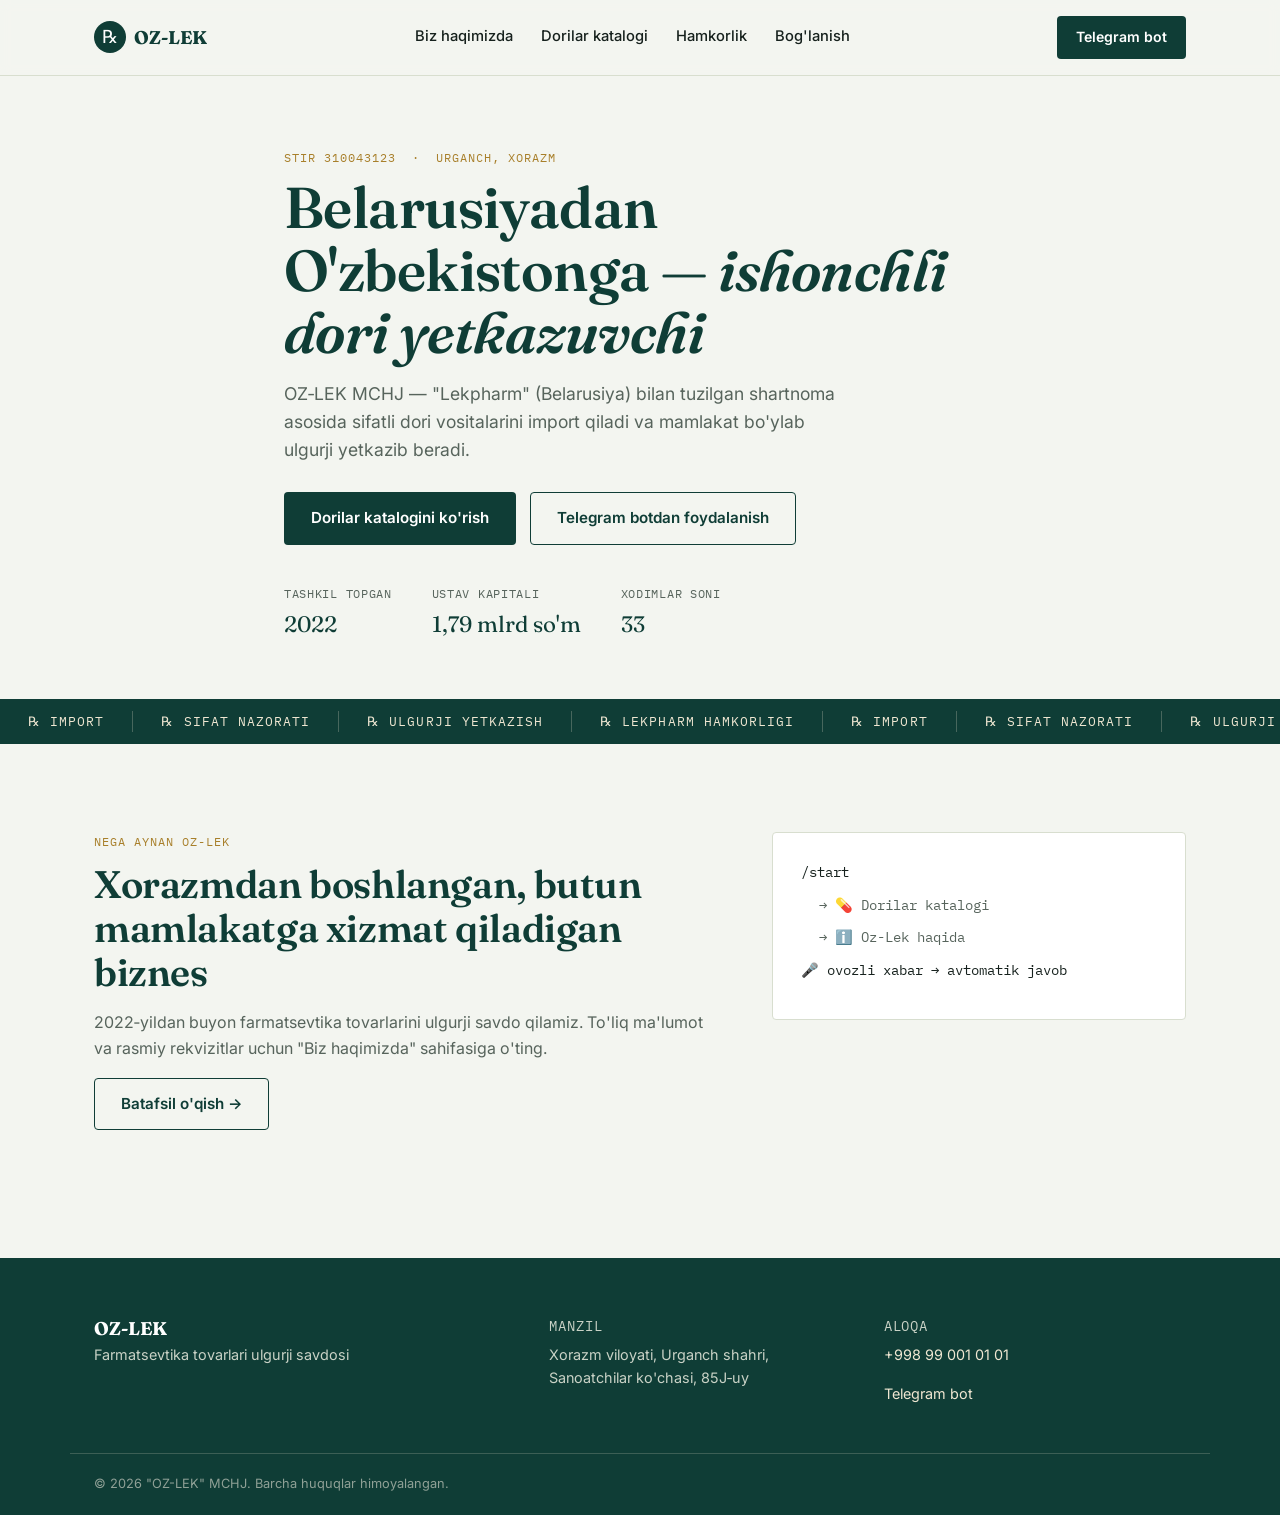
<file: index.html>
<!DOCTYPE html>
<html lang="uz">
<head>
<meta charset="UTF-8">
<meta name="viewport" content="width=device-width, initial-scale=1.0">
<title>OZ-LEK — Farmatsevtika ulgurji savdosi</title>
<meta name="description" content="OZ-LEK MCHJ — Belarusiyadan dori vositalarini import qiluvchi va O'zbekiston bozoriga yetkazib beruvchi farmatsevtika kompaniyasi.">
<link rel="preconnect" href="https://fonts.googleapis.com">
<link href="https://fonts.googleapis.com/css2?family=Fraunces:opsz,wght@9..144,400;9..144,500;9..144,600;9..144,700&family=Inter:wght@400;500;600;700&family=IBM+Plex+Mono:wght@500&display=swap" rel="stylesheet">
<link rel="stylesheet" href="style.css">
</head>
<body>

<header class="site-header">
  <div class="container header-inner">
    <a href="index.html" class="logo">
      <span class="logo-mark" aria-hidden="true">℞</span>
      <span class="logo-text">OZ&#8209;LEK</span>
    </a>
    <nav class="main-nav">
      <a href="about.html">Biz haqimizda</a>
      <a href="catalog.html">Dorilar katalogi</a>
      <a href="partnership.html">Hamkorlik</a>
      <a href="contact.html">Bog'lanish</a>
    </nav>
    <a href="https://t.me/Oz_lek_admin_panel_bot" class="btn btn-primary nav-cta" target="_blank" rel="noopener">Telegram bot</a>
  </div>
</header>

<main>

  <section class="hero">
    <div class="container hero-inner">
      <p class="eyebrow">STIR 310043123 &nbsp;·&nbsp; Urganch, Xorazm</p>
      <h1>Belarusiyadan O'zbekistonga — <em>ishonchli dori yetkazuvchi</em></h1>
      <p class="hero-lede">
        OZ&#8209;LEK MCHJ — "Lekpharm" (Belarusiya) bilan tuzilgan shartnoma asosida
        sifatli dori vositalarini import qiladi va mamlakat bo'ylab ulgurji yetkazib beradi.
      </p>
      <div class="hero-actions">
        <a href="catalog.html" class="btn btn-primary">Dorilar katalogini ko'rish</a>
        <a href="https://t.me/Oz_lek_admin_panel_bot" class="btn btn-outline" target="_blank" rel="noopener">Telegram botdan foydalanish</a>
      </div>
      <dl class="hero-stats">
        <div><dt>Tashkil topgan</dt><dd>2022</dd></div>
        <div><dt>Ustav kapitali</dt><dd>1,79 mlrd so'm</dd></div>
        <div><dt>Xodimlar soni</dt><dd>33</dd></div>
      </dl>
    </div>
    <div class="hero-strip" aria-hidden="true">
      <span>℞ IMPORT</span><span>℞ SIFAT NAZORATI</span><span>℞ ULGURJI YETKAZISH</span><span>℞ LEKPHARM HAMKORLIGI</span>
      <span>℞ IMPORT</span><span>℞ SIFAT NAZORATI</span><span>℞ ULGURJI YETKAZISH</span><span>℞ LEKPHARM HAMKORLIGI</span>
    </div>
  </section>

  <section class="section">
    <div class="container about-grid">
      <div class="about-text">
        <p class="eyebrow">Nega aynan OZ-LEK</p>
        <h2>Xorazmdan boshlangan, butun mamlakatga xizmat qiladigan biznes</h2>
        <p>
          2022&#8209;yildan buyon farmatsevtika tovarlarini ulgurji savdo qilamiz.
          To'liq ma'lumot va rasmiy rekvizitlar uchun "Biz haqimizda" sahifasiga o'ting.
        </p>
        <a href="about.html" class="btn btn-outline">Batafsil o'qish →</a>
      </div>
      <div class="bot-card">
        <p class="bot-card-line">/start</p>
        <p class="bot-card-line indent">→ 💊 Dorilar katalogi</p>
        <p class="bot-card-line indent">→ ℹ️ Oz-Lek haqida</p>
        <p class="bot-card-line">🎤 ovozli xabar → avtomatik javob</p>
      </div>
    </div>
  </section>

</main>

<footer class="site-footer">
  <div class="container footer-grid">
    <div>
      <span class="logo-text footer-logo">OZ&#8209;LEK</span>
      <p>Farmatsevtika tovarlari ulgurji savdosi</p>
    </div>
    <div>
      <p class="footer-label">Manzil</p>
      <p>Xorazm viloyati, Urganch shahri, Sanoatchilar ko'chasi, 85J&#8209;uy</p>
    </div>
    <div>
      <p class="footer-label">Aloqa</p>
      <p><a href="tel:+998990010101">+998 99 001 01 01</a></p>
      <p><a href="https://t.me/Oz_lek_admin_panel_bot" target="_blank" rel="noopener">Telegram bot</a></p>
    </div>
  </div>
  <div class="container footer-bottom">
    <p>© 2026 "OZ-LEK" MCHJ. Barcha huquqlar himoyalangan.</p>
  </div>
</footer>

</body>
</html>
</file>
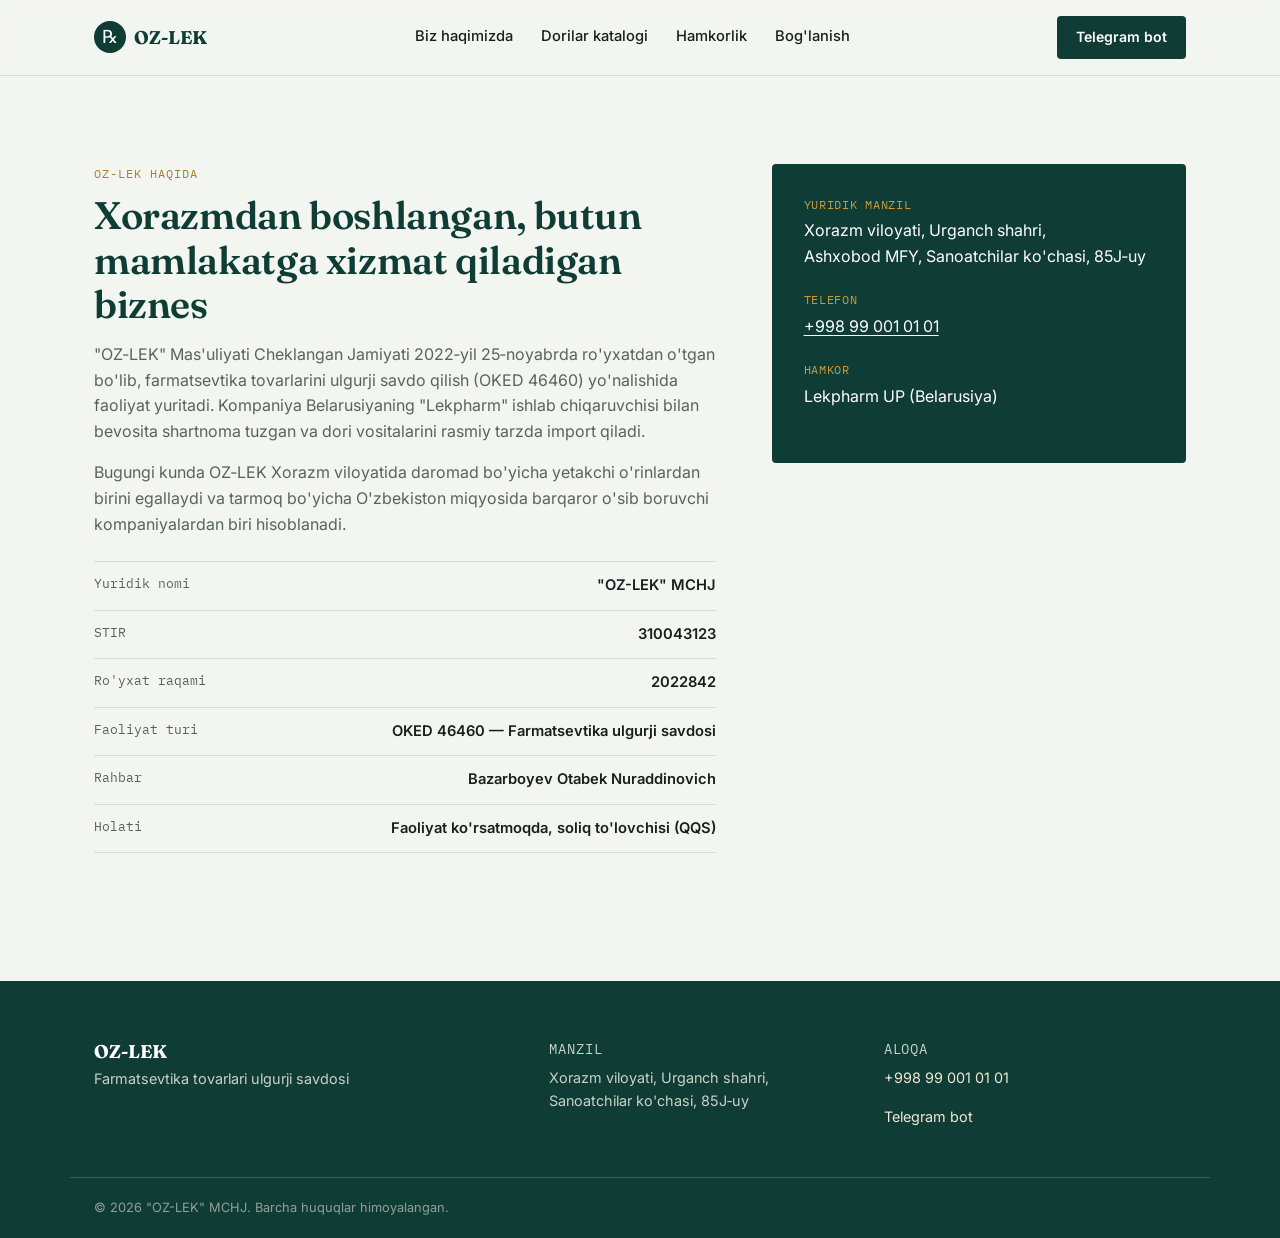
<file: about.html>
<!DOCTYPE html>
<html lang="uz">
<head>
<meta charset="UTF-8">
<meta name="viewport" content="width=device-width, initial-scale=1.0">
<title>Biz haqimizda — OZ-LEK</title>
<link rel="preconnect" href="https://fonts.googleapis.com">
<link href="https://fonts.googleapis.com/css2?family=Fraunces:opsz,wght@9..144,400;9..144,500;9..144,600;9..144,700&family=Inter:wght@400;500;600;700&family=IBM+Plex+Mono:wght@500&display=swap" rel="stylesheet">
<link rel="stylesheet" href="style.css">
</head>
<body>

<header class="site-header">
  <div class="container header-inner">
    <a href="index.html" class="logo">
      <span class="logo-mark" aria-hidden="true">℞</span>
      <span class="logo-text">OZ&#8209;LEK</span>
    </a>
    <nav class="main-nav">
      <a href="about.html">Biz haqimizda</a>
      <a href="catalog.html">Dorilar katalogi</a>
      <a href="partnership.html">Hamkorlik</a>
      <a href="contact.html">Bog'lanish</a>
    </nav>
    <a href="https://t.me/Oz_lek_admin_panel_bot" class="btn btn-primary nav-cta" target="_blank" rel="noopener">Telegram bot</a>
  </div>
</header>

<main>
  <section class="section about">
    <div class="container about-grid">
      <div class="about-text">
        <p class="eyebrow">Oz-Lek haqida</p>
        <h2>Xorazmdan boshlangan, butun mamlakatga xizmat qiladigan biznes</h2>
        <div id="company-info-text">
          <p>
            "OZ&#8209;LEK" Mas'uliyati Cheklangan Jamiyati 2022&#8209;yil 25&#8209;noyabrda ro'yxatdan o'tgan bo'lib,
            farmatsevtika tovarlarini ulgurji savdo qilish (OKED 46460) yo'nalishida faoliyat yuritadi.
            Kompaniya Belarusiyaning "Lekpharm" ishlab chiqaruvchisi bilan bevosita shartnoma tuzgan va
            dori vositalarini rasmiy tarzda import qiladi.
          </p>
          <p>
            Bugungi kunda OZ&#8209;LEK Xorazm viloyatida daromad bo'yicha yetakchi o'rinlardan birini egallaydi
            va tarmoq bo'yicha O'zbekiston miqyosida barqaror o'sib boruvchi kompaniyalardan biri hisoblanadi.
          </p>
        </div>
        <ul class="fact-list">
          <li><span>Yuridik nomi</span><span>"OZ-LEK" MCHJ</span></li>
          <li><span>STIR</span><span>310043123</span></li>
          <li><span>Ro'yxat raqami</span><span>2022842</span></li>
          <li><span>Faoliyat turi</span><span>OKED 46460 — Farmatsevtika ulgurji savdosi</span></li>
          <li><span>Rahbar</span><span>Bazarboyev Otabek Nuraddinovich</span></li>
          <li><span>Holati</span><span>Faoliyat ko'rsatmoqda, soliq to'lovchisi (QQS)</span></li>
        </ul>
      </div>
      <aside class="about-card">
        <p class="about-card-label">Yuridik manzil</p>
        <p class="about-card-text">Xorazm viloyati, Urganch shahri,<br>Ashxobod MFY, Sanoatchilar ko'chasi, 85J&#8209;uy</p>
        <p class="about-card-label">Telefon</p>
        <p class="about-card-text"><a href="tel:+998990010101">+998 99 001 01 01</a></p>
        <p class="about-card-label">Hamkor</p>
        <p class="about-card-text">Lekpharm UP (Belarusiya)</p>
      </aside>
    </div>
  </section>
</main>

<footer class="site-footer">
  <div class="container footer-grid">
    <div>
      <span class="logo-text footer-logo">OZ&#8209;LEK</span>
      <p>Farmatsevtika tovarlari ulgurji savdosi</p>
    </div>
    <div>
      <p class="footer-label">Manzil</p>
      <p>Xorazm viloyati, Urganch shahri, Sanoatchilar ko'chasi, 85J&#8209;uy</p>
    </div>
    <div>
      <p class="footer-label">Aloqa</p>
      <p><a href="tel:+998990010101">+998 99 001 01 01</a></p>
      <p><a href="https://t.me/Oz_lek_admin_panel_bot" target="_blank" rel="noopener">Telegram bot</a></p>
    </div>
  </div>
  <div class="container footer-bottom">
    <p>© 2026 "OZ-LEK" MCHJ. Barcha huquqlar himoyalangan.</p>
  </div>
</footer>

<script src="script.js"></script>
</body>
</html>
</file>
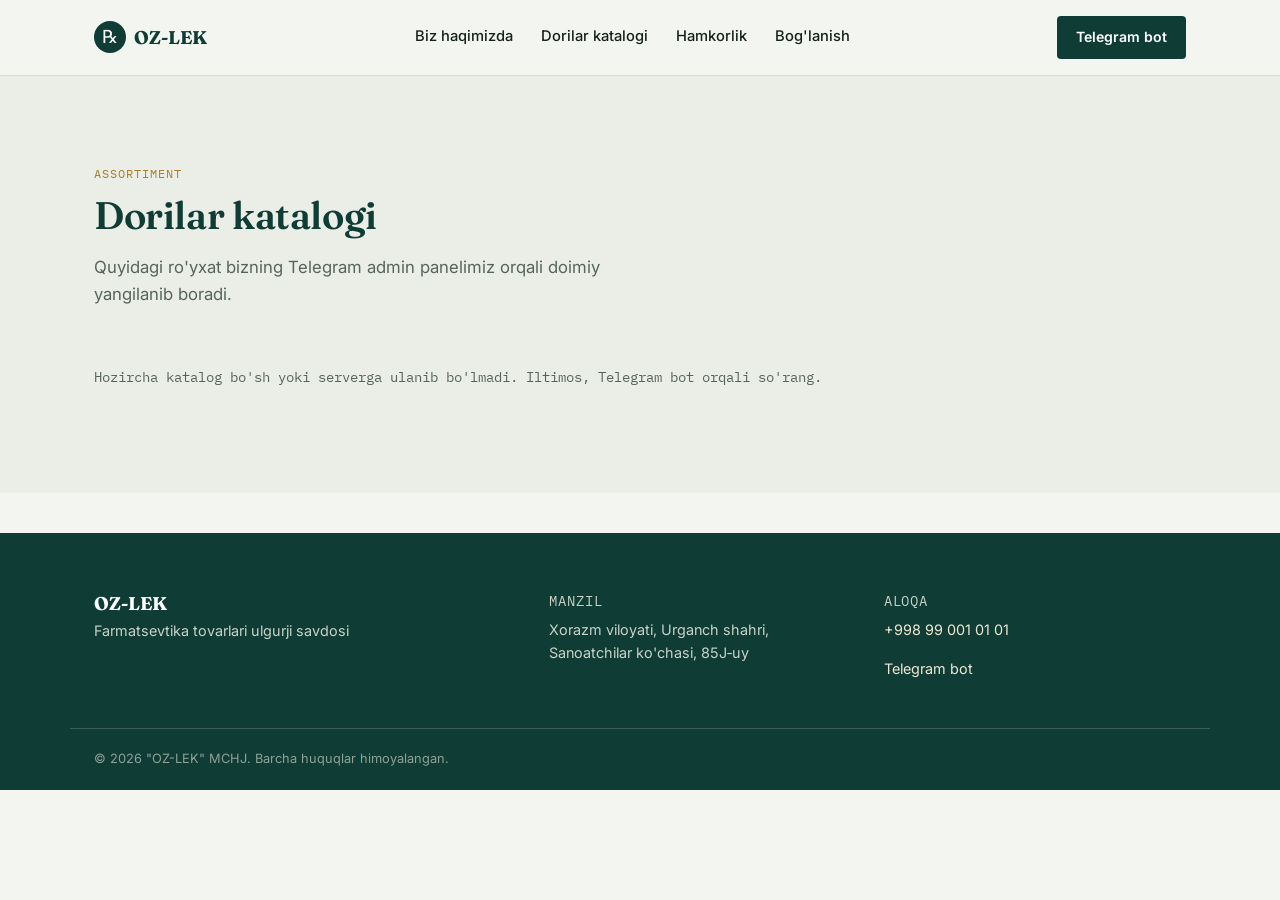
<file: catalog.html>
<!DOCTYPE html>
<html lang="uz">
<head>
<meta charset="UTF-8">
<meta name="viewport" content="width=device-width, initial-scale=1.0">
<title>Dorilar katalogi — OZ-LEK</title>
<link rel="preconnect" href="https://fonts.googleapis.com">
<link href="https://fonts.googleapis.com/css2?family=Fraunces:opsz,wght@9..144,400;9..144,500;9..144,600;9..144,700&family=Inter:wght@400;500;600;700&family=IBM+Plex+Mono:wght@500&display=swap" rel="stylesheet">
<link rel="stylesheet" href="style.css">
</head>
<body>

<header class="site-header">
  <div class="container header-inner">
    <a href="index.html" class="logo">
      <span class="logo-mark" aria-hidden="true">℞</span>
      <span class="logo-text">OZ&#8209;LEK</span>
    </a>
    <nav class="main-nav">
      <a href="about.html">Biz haqimizda</a>
      <a href="catalog.html">Dorilar katalogi</a>
      <a href="partnership.html">Hamkorlik</a>
      <a href="contact.html">Bog'lanish</a>
    </nav>
    <a href="https://t.me/Oz_lek_admin_panel_bot" class="btn btn-primary nav-cta" target="_blank" rel="noopener">Telegram bot</a>
  </div>
</header>

<main>
  <section class="section catalog">
    <div class="container">
      <p class="eyebrow">Assortiment</p>
      <h2>Dorilar katalogi</h2>
      <p class="section-lede">Quyidagi ro'yxat bizning Telegram admin panelimiz orqali doimiy yangilanib boradi.</p>

      <div id="catalog-grid" class="catalog-grid"></div>
      <p id="catalog-empty" class="catalog-empty" hidden>
        Hozircha katalog bo'sh yoki serverga ulanib bo'lmadi. Iltimos, Telegram bot orqali so'rang.
      </p>
    </div>
  </section>
</main>

<footer class="site-footer">
  <div class="container footer-grid">
    <div>
      <span class="logo-text footer-logo">OZ&#8209;LEK</span>
      <p>Farmatsevtika tovarlari ulgurji savdosi</p>
    </div>
    <div>
      <p class="footer-label">Manzil</p>
      <p>Xorazm viloyati, Urganch shahri, Sanoatchilar ko'chasi, 85J&#8209;uy</p>
    </div>
    <div>
      <p class="footer-label">Aloqa</p>
      <p><a href="tel:+998990010101">+998 99 001 01 01</a></p>
      <p><a href="https://t.me/Oz_lek_admin_panel_bot" target="_blank" rel="noopener">Telegram bot</a></p>
    </div>
  </div>
  <div class="container footer-bottom">
    <p>© 2026 "OZ-LEK" MCHJ. Barcha huquqlar himoyalangan.</p>
  </div>
</footer>

<script src="script.js"></script>
</body>
</html>
</file>
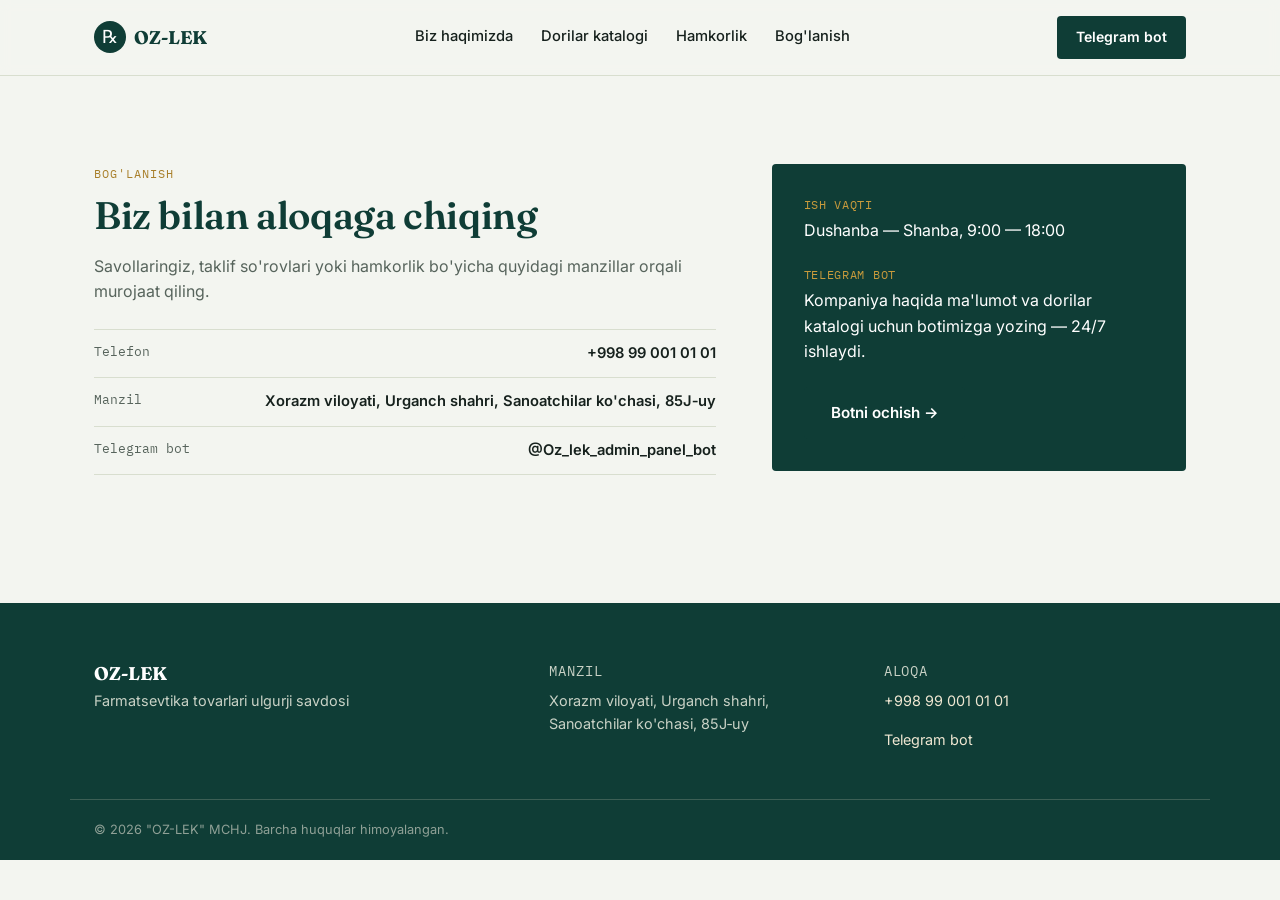
<file: contact.html>
<!DOCTYPE html>
<html lang="uz">
<head>
<meta charset="UTF-8">
<meta name="viewport" content="width=device-width, initial-scale=1.0">
<title>Bog'lanish — OZ-LEK</title>
<link rel="preconnect" href="https://fonts.googleapis.com">
<link href="https://fonts.googleapis.com/css2?family=Fraunces:opsz,wght@9..144,400;9..144,500;9..144,600;9..144,700&family=Inter:wght@400;500;600;700&family=IBM+Plex+Mono:wght@500&display=swap" rel="stylesheet">
<link rel="stylesheet" href="style.css">
</head>
<body>

<header class="site-header">
  <div class="container header-inner">
    <a href="index.html" class="logo">
      <span class="logo-mark" aria-hidden="true">℞</span>
      <span class="logo-text">OZ&#8209;LEK</span>
    </a>
    <nav class="main-nav">
      <a href="about.html">Biz haqimizda</a>
      <a href="catalog.html">Dorilar katalogi</a>
      <a href="partnership.html">Hamkorlik</a>
      <a href="contact.html">Bog'lanish</a>
    </nav>
    <a href="https://t.me/Oz_lek_admin_panel_bot" class="btn btn-primary nav-cta" target="_blank" rel="noopener">Telegram bot</a>
  </div>
</header>

<main>
  <section class="section">
    <div class="container about-grid">
      <div class="about-text">
        <p class="eyebrow">Bog'lanish</p>
        <h2>Biz bilan aloqaga chiqing</h2>
        <p>Savollaringiz, taklif so'rovlari yoki hamkorlik bo'yicha quyidagi manzillar orqali murojaat qiling.</p>
        <ul class="fact-list">
          <li><span>Telefon</span><span><a href="tel:+998990010101">+998 99 001 01 01</a></span></li>
          <li><span>Manzil</span><span>Xorazm viloyati, Urganch shahri, Sanoatchilar ko'chasi, 85J&#8209;uy</span></li>
          <li><span>Telegram bot</span><span><a href="https://t.me/Oz_lek_admin_panel_bot" target="_blank" rel="noopener">@Oz_lek_admin_panel_bot</a></span></li>
        </ul>
      </div>
      <aside class="about-card">
        <p class="about-card-label">Ish vaqti</p>
        <p class="about-card-text">Dushanba — Shanba, 9:00 — 18:00</p>
        <p class="about-card-label">Telegram bot</p>
        <p class="about-card-text">Kompaniya haqida ma'lumot va dorilar katalogi uchun botimizga yozing — 24/7 ishlaydi.</p>
        <a href="https://t.me/Oz_lek_admin_panel_bot" class="btn btn-primary" target="_blank" rel="noopener">Botni ochish →</a>
      </aside>
    </div>
  </section>
</main>

<footer class="site-footer">
  <div class="container footer-grid">
    <div>
      <span class="logo-text footer-logo">OZ&#8209;LEK</span>
      <p>Farmatsevtika tovarlari ulgurji savdosi</p>
    </div>
    <div>
      <p class="footer-label">Manzil</p>
      <p>Xorazm viloyati, Urganch shahri, Sanoatchilar ko'chasi, 85J&#8209;uy</p>
    </div>
    <div>
      <p class="footer-label">Aloqa</p>
      <p><a href="tel:+998990010101">+998 99 001 01 01</a></p>
      <p><a href="https://t.me/Oz_lek_admin_panel_bot" target="_blank" rel="noopener">Telegram bot</a></p>
    </div>
  </div>
  <div class="container footer-bottom">
    <p>© 2026 "OZ-LEK" MCHJ. Barcha huquqlar himoyalangan.</p>
  </div>
</footer>

</body>
</html>
</file>
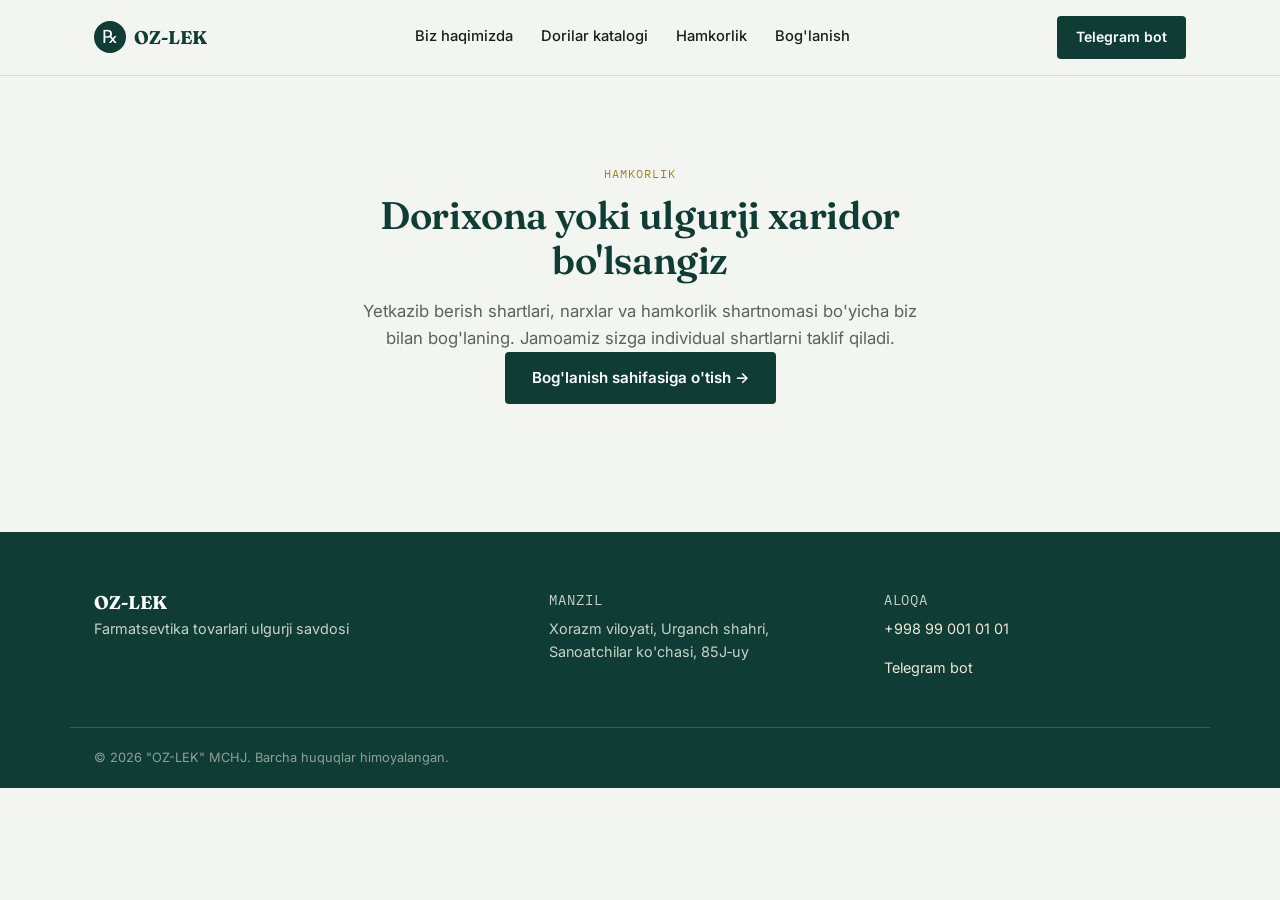
<file: partnership.html>
<!DOCTYPE html>
<html lang="uz">
<head>
<meta charset="UTF-8">
<meta name="viewport" content="width=device-width, initial-scale=1.0">
<title>Hamkorlik — OZ-LEK</title>
<link rel="preconnect" href="https://fonts.googleapis.com">
<link href="https://fonts.googleapis.com/css2?family=Fraunces:opsz,wght@9..144,400;9..144,500;9..144,600;9..144,700&family=Inter:wght@400;500;600;700&family=IBM+Plex+Mono:wght@500&display=swap" rel="stylesheet">
<link rel="stylesheet" href="style.css">
</head>
<body>

<header class="site-header">
  <div class="container header-inner">
    <a href="index.html" class="logo">
      <span class="logo-mark" aria-hidden="true">℞</span>
      <span class="logo-text">OZ&#8209;LEK</span>
    </a>
    <nav class="main-nav">
      <a href="about.html">Biz haqimizda</a>
      <a href="catalog.html">Dorilar katalogi</a>
      <a href="partnership.html">Hamkorlik</a>
      <a href="contact.html">Bog'lanish</a>
    </nav>
    <a href="https://t.me/Oz_lek_admin_panel_bot" class="btn btn-primary nav-cta" target="_blank" rel="noopener">Telegram bot</a>
  </div>
</header>

<main>
  <section class="section partnership">
    <div class="container">
      <p class="eyebrow">Hamkorlik</p>
      <h2>Dorixona yoki ulgurji xaridor bo'lsangiz</h2>
      <p class="section-lede">
        Yetkazib berish shartlari, narxlar va hamkorlik shartnomasi bo'yicha biz bilan bog'laning.
        Jamoamiz sizga individual shartlarni taklif qiladi.
      </p>
      <a href="contact.html" class="btn btn-primary">Bog'lanish sahifasiga o'tish →</a>
    </div>
  </section>
</main>

<footer class="site-footer">
  <div class="container footer-grid">
    <div>
      <span class="logo-text footer-logo">OZ&#8209;LEK</span>
      <p>Farmatsevtika tovarlari ulgurji savdosi</p>
    </div>
    <div>
      <p class="footer-label">Manzil</p>
      <p>Xorazm viloyati, Urganch shahri, Sanoatchilar ko'chasi, 85J&#8209;uy</p>
    </div>
    <div>
      <p class="footer-label">Aloqa</p>
      <p><a href="tel:+998990010101">+998 99 001 01 01</a></p>
      <p><a href="https://t.me/Oz_lek_admin_panel_bot" target="_blank" rel="noopener">Telegram bot</a></p>
    </div>
  </div>
  <div class="container footer-bottom">
    <p>© 2026 "OZ-LEK" MCHJ. Barcha huquqlar himoyalangan.</p>
  </div>
</footer>

</body>
</html>
</file>
<file: style.css>
/* ===== Tokens ===== */
:root{
  --bg: #F3F5F0;
  --bg-alt: #EAEEE6;
  --surface: #FFFFFF;
  --ink: #16211D;
  --ink-muted: #57645C;
  --line: #D8DECF;
  --primary: #0F3D36;
  --primary-light: #1B584D;
  --accent: #C89B3C;
  --accent-dark: #A87F2A;

  --font-display: "Fraunces", serif;
  --font-body: "Inter", system-ui, sans-serif;
  --font-mono: "IBM Plex Mono", monospace;

  --radius: 4px;
  --container: 1140px;
}

*{ box-sizing: border-box; }
html{ scroll-behavior: smooth; }
body{
  margin:0;
  background: var(--bg);
  color: var(--ink);
  font-family: var(--font-body);
  font-size: 16px;
  line-height: 1.6;
  -webkit-font-smoothing: antialiased;
}
img{ max-width:100%; display:block; }
a{ color: inherit; text-decoration:none; }
.container{ max-width: var(--container); margin:0 auto; padding: 0 24px; }

h1,h2{ font-family: var(--font-display); font-weight: 600; margin:0 0 16px; color: var(--primary); letter-spacing: -0.01em; }
h1{ font-size: clamp(2.2rem, 4.5vw, 3.6rem); line-height:1.08; }
h2{ font-size: clamp(1.7rem, 3vw, 2.4rem); line-height:1.15; }
p{ margin: 0 0 16px; color: var(--ink-muted); }

.eyebrow{
  font-family: var(--font-mono);
  font-size: 0.78rem;
  letter-spacing: 0.08em;
  text-transform: uppercase;
  color: var(--accent-dark);
  margin-bottom: 10px;
}

.section{ padding: 88px 0; }
.section-lede{ max-width: 560px; font-size: 1.05rem; }

/* ===== Buttons ===== */
.btn{
  display:inline-block;
  padding: 13px 26px;
  border-radius: var(--radius);
  font-weight: 600;
  font-size: 0.95rem;
  border: 1px solid transparent;
  transition: transform .15s ease, background .15s ease, color .15s ease;
}
.btn:hover{ transform: translateY(-1px); }
.btn-primary{ background: var(--primary); color: #fff; }
.btn-primary:hover{ background: var(--primary-light); }
.btn-outline{ border-color: var(--primary); color: var(--primary); }
.btn-outline:hover{ background: var(--primary); color:#fff; }

/* ===== Header ===== */
.site-header{
  position: sticky; top:0; z-index: 50;
  background: rgba(243,245,240,0.92);
  backdrop-filter: blur(6px);
  border-bottom: 1px solid var(--line);
}
.header-inner{ display:flex; align-items:center; justify-content:space-between; padding: 16px 24px; }
.logo{ display:flex; align-items:center; gap:8px; }
.logo-mark{
  display:inline-flex; align-items:center; justify-content:center;
  width:32px; height:32px; border-radius:50%;
  background: var(--primary); color:#fff; font-family: var(--font-display); font-size:1.1rem;
}
.logo-text{ font-family: var(--font-display); font-weight:700; font-size:1.15rem; color: var(--primary); }
.main-nav{ display:flex; gap:28px; }
.main-nav a{ font-size:0.92rem; font-weight:500; color: var(--ink); }
.main-nav a:hover{ color: var(--primary); }
.nav-cta{ padding:9px 18px; font-size:0.88rem; }

@media (max-width: 820px){
  .main-nav{ display:none; }
}

/* ===== Hero ===== */
.hero{ padding-top: 72px; overflow:hidden; }
.hero-inner{ text-align:left; max-width: 760px; padding-bottom: 56px; }
.hero-lede{ font-size:1.1rem; max-width: 560px; }
.hero-actions{ display:flex; gap:14px; flex-wrap:wrap; margin: 28px 0 40px; }

.hero-stats{ display:flex; gap:40px; margin:0; }
.hero-stats dt{ font-family: var(--font-mono); font-size:0.72rem; text-transform:uppercase; letter-spacing:.06em; color: var(--ink-muted); }
.hero-stats dd{ margin:4px 0 0; font-family: var(--font-display); font-size:1.4rem; color: var(--primary); }

.hero-strip{
  display:flex; gap:0; white-space:nowrap;
  background: var(--primary); color: #EFE7D2;
  font-family: var(--font-mono); font-size:0.82rem; letter-spacing:.08em;
  padding: 12px 0;
  animation: marquee 22s linear infinite;
}
.hero-strip span{ padding: 0 28px; border-right: 1px solid rgba(239,231,210,0.25); }
@keyframes marquee{
  from{ transform: translateX(0); }
  to{ transform: translateX(-50%); }
}
@media (prefers-reduced-motion: reduce){
  .hero-strip{ animation: none; }
}

/* ===== About ===== */
.about-grid{ display:grid; grid-template-columns: 1.5fr 1fr; gap: 56px; align-items:start; }
.fact-list{ list-style:none; margin: 24px 0 0; padding:0; border-top:1px solid var(--line); }
.fact-list li{ display:flex; justify-content:space-between; gap:16px; padding: 12px 0; border-bottom:1px solid var(--line); font-size:0.92rem; }
.fact-list li span:first-child{ color: var(--ink-muted); font-family: var(--font-mono); font-size:0.8rem; }
.fact-list li span:last-child{ font-weight:600; text-align:right; }

.about-card{
  background: var(--primary); color:#EFE7D2;
  padding: 32px; border-radius: var(--radius);
}
.about-card-label{ font-family: var(--font-mono); font-size:0.72rem; text-transform:uppercase; letter-spacing:.06em; color: var(--accent); margin: 0 0 4px; }
.about-card-text{ color:#fff; margin: 0 0 22px; }
.about-card-text a{ color:#fff; text-decoration: underline; text-underline-offset:3px; }

@media (max-width: 860px){
  .about-grid{ grid-template-columns: 1fr; }
}

/* ===== Catalog ===== */
.catalog{ background: var(--bg-alt); }
.catalog-grid{
  display:grid; grid-template-columns: repeat(auto-fill, minmax(240px,1fr));
  gap: 20px; margin-top: 36px;
}
.med-card{
  background: var(--surface); border:1px solid var(--line); border-radius: var(--radius);
  overflow:hidden; display:flex; flex-direction:column;
}
.med-card img{ width:100%; height:170px; object-fit:cover; background: var(--bg); }
.med-card-body{ padding: 18px; border-top: 1px dashed var(--line); }
.med-card-body h3{ font-family: var(--font-display); font-size:1.05rem; margin:0 0 6px; color: var(--primary); }
.med-card-body p{ font-size:0.88rem; margin:0; }
.catalog-empty{ margin-top:24px; font-family: var(--font-mono); font-size:0.85rem; }

/* ===== Bot section ===== */
.bot-section{ }
.bot-grid{ display:grid; grid-template-columns: 1.2fr 1fr; gap:48px; align-items:center; }
.bot-card{
  background: var(--surface); border:1px solid var(--line); border-radius: var(--radius);
  padding: 28px; font-family: var(--font-mono); font-size:0.88rem;
}
.bot-card-line{ margin: 0 0 10px; color: var(--ink); }
.bot-card-line.indent{ padding-left: 18px; color: var(--ink-muted); }

@media (max-width: 820px){
  .bot-grid{ grid-template-columns: 1fr; }
}

/* ===== Partnership ===== */
.partnership{ text-align:center; }
.partnership .container{ max-width: 640px; }
.partnership .section-lede{ margin: 0 auto; }

/* ===== Footer ===== */
.site-footer{ background: var(--primary); color:#EFE7D2; padding: 56px 0 20px; margin-top: 40px; }
.footer-grid{ display:grid; grid-template-columns: 1.4fr 1fr 1fr; gap: 32px; padding-bottom: 32px; border-bottom: 1px solid rgba(239,231,210,0.2); }
.footer-logo{ color:#fff; }
.footer-grid p{ color:#C9D2C6; font-size:0.9rem; }
.footer-grid a{ color:#EFE7D2; }
.footer-label{ font-family: var(--font-mono); font-size:0.72rem; text-transform:uppercase; letter-spacing:.06em; color: var(--accent); margin-bottom:6px; }
.footer-bottom{ padding-top: 20px; }
.footer-bottom p{ color:#8FA096; font-size:0.8rem; margin:0; }

@media (max-width: 700px){
  .footer-grid{ grid-template-columns: 1fr; }
}
</file>
